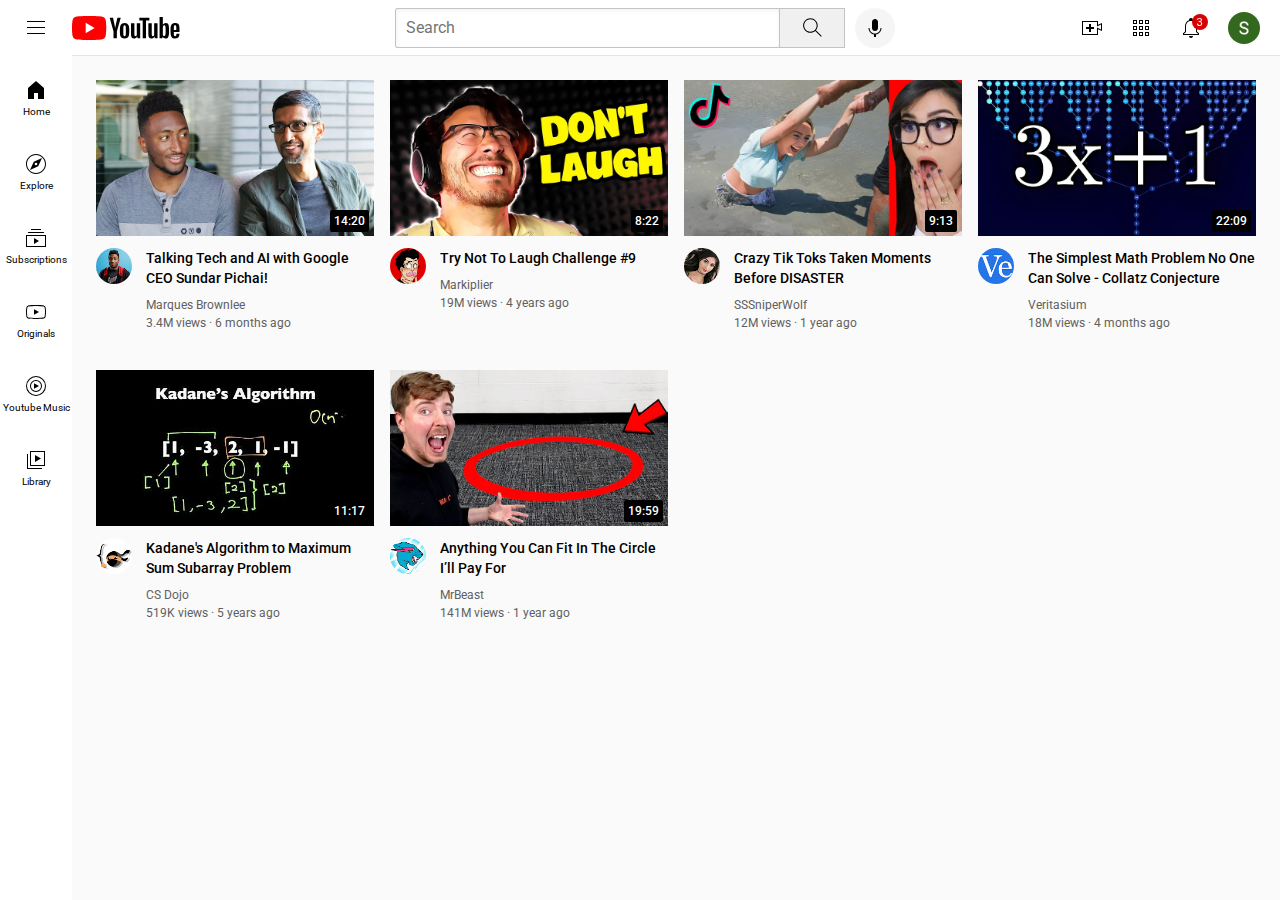
<file: index.html>
<!DOCTYPE html>
<html>
    <head>
        <title>YouTube</title>

        <link rel="preconnect" href="https://fonts.googleapis.com">
        <link rel="preconnect" href="https://fonts.gstatic.com" crossorigin>
        <link href="https://fonts.googleapis.com/css2?family=Roboto:wght@400;500;700&display=swap" rel="stylesheet">
        <link rel="stylesheet" href="styles/general.css">
        <link rel="stylesheet" href="styles/video.css">
        <link rel="stylesheet" href="styles/header.css">
        <link rel="stylesheet" href="styles/sidebar.css">

    </head>
    <body>
        <div class="header">
            <div class="left-sec">
                <img class="hamburger" src="icons/hamburger-menu.svg">
                <img class="youtube-logo" src="icons/youtube-logo.svg">
            </div>
            <div class="middle-sec">
                <input class="searchbar" type="text" placeholder="Search">
                <button class="search-button">
                    <img class="search-icon" src="icons/search.svg">
                    <div class="tooltip">Search</div>
                </button>
                <button class="voice-button">
                    <img class="voice-icon" src="icons/voice-search-icon.svg">
                    <div class="tooltip">Search with your voice</div>
                </button>
            </div>
            <div class="right-sec">
                <div class="upload-cont">
                    <img class="upload" src="icons/upload.svg">
                    <div class="tooltip">Create</div>
                </div>
                <div class="icons-cont">
                    <img class="youtube-app" src="icons/youtube-apps.svg">
                    <div class="tooltip">YouTube apps</div>
                </div>
                <div class="noti-icon">
                    <img class="notification" src="icons/notifications.svg">
                    <div class="noti-count">3</div>
                    <div class="tooltip">Notifications</div>
                </div>
                <div class="profile-cont">
                    <img class="profile-pic" src="icons/s.jpg">
                </div>
                
            </div>
            
        </div>
        
        <div class="sidebar">
            <div class="sidebar-link">
                <img src="icons/home.svg">
                <div>Home</div>
            </div>
            <div class="sidebar-link">
                <img src="icons/explore.svg">
                <div>Explore</div>
            </div>
            <div class="sidebar-link">
                <img src="icons/subscriptions.svg">
                <div>Subscriptions</div>
            </div>
            <div class="sidebar-link">
                <img src="icons/originals.svg">
                <div>Originals</div>
            </div>
            <div class="sidebar-link">
                <img src="icons/youtube-music.svg">
                <div>Youtube Music</div>
            </div>
            <div class="sidebar-link">
                <img src="icons/library.svg">
                <div>Library</div>
            </div>
        </div>

        <div class="video-grid">
            <div class="video-preview">
                <div class="thumbnail-row">
                    <a href="https://www.youtube.com/watch?v=n2RNcPRtAiY">
                        <img class="thumbnail" src="thumbnails/thumbnail-1.webp">
                    </a>
                    <div class="video-time">14:20</div>
                </div>
                <div class="video-info-grid">
                    <div class="channel-picture">
                        <a href="https://www.youtube.com/c/mkbhd">
                            <img class="profile-picture" src="channel-icon/channel-1.jpeg">
                        </a>
                    </div>
                     <div class="video-info">
                        <a href="https://www.youtube.com/watch?v=n2RNcPRtAiY">
                            <p class="video-title">
                                Talking Tech and AI with Google CEO Sundar Pichai!
                            </p>
                            
                        </a>

                        <a href="https://www.youtube.com/c/mkbhd">
                            <p class="video-author">
                                Marques Brownlee
                            </p>
                        </a>
                        
                        <p class="video-stats">
                            3.4M views &#183; 6 months ago
                        </p>
                    </div>
                    
                </div>  
            </div>
    
    
            <div class="video-preview">
                <div class="thumbnail-row">
                    <a href="https://www.youtube.com/watch?v=mP0RAo9SKZk">
                        <img class="thumbnail" src="thumbnails/thumbnail-2.webp">
                    </a>
                    <div class="video-time">8:22</div>
                </div>
                <div class="video-info-grid">
                    <div class="channel-picture">
                        <a href="https://www.youtube.com/c/markiplier">
                            <img class="profile-picture" src="channel-icon/channel-2.jpeg">
                        </a>
                        
                    </div>
                    <div class="video-info">
                        <a href="https://www.youtube.com/watch?v=mP0RAo9SKZk">
                            <p class="video-title">
                                Try Not To Laugh Challenge #9
                            </p>
                        </a>
                        <a href="https://www.youtube.com/c/markiplier">
                            <p class="video-author">
                                Markiplier
                            </p>
                        </a>
                        
                        <p class="video-stats">
                            19M views · 4 years ago
                        </p>
                    </div>
                    
                </div>  
            </div>
    
            <div class="video-preview">
                <div class="thumbnail-row">
                    <a href="https://www.youtube.com/watch?v=FgjPQQeTh1w">
                        <img class="thumbnail" src="thumbnails/thumbnail-3.webp">
                    </a>
                    
                    <div class="video-time">9:13</div>
                </div>
                <div class="video-info-grid">
                    <div class="channel-picture">
                        <a href="https://www.youtube.com/c/SSSniperWolf">
                            <img class="profile-picture" src="channel-icon/channel-3.jpeg">
                        </a>
                        
                    </div>
                     <div class="video-info">
                        <a href="https://www.youtube.com/watch?v=FgjPQQeTh1w">
                            <p class="video-title">
                                Crazy Tik Toks Taken Moments Before DISASTER
                            </p>
                        </a>
                        <a href="https://www.youtube.com/c/SSSniperWolf">
                            <p class="video-author">
                                SSSniperWolf
                            </p>
                        </a>
                        
                        <p class="video-stats">
                            12M views · 1 year ago
                        </p>
                    </div>
                    
                </div>  
            </div>
    
    
            <div class="video-preview">
                <div class="thumbnail-row">
                    <a href="https://www.youtube.com/watch?v=094y1Z2wpJg">
                        <img class="thumbnail" src="thumbnails/thumbnail-4.webp">
                    </a>
                    
                    <div class="video-time">22:09</div>
                </div>
                <div class="video-info-grid">
                    <div class="channel-picture">
                        <a href="https://www.youtube.com/c/veritasium">
                            <img class="profile-picture" src="channel-icon/channel-4.jpeg">
                        </a>
                        
                    </div>
                    <div class="video-info">
                        <a href="https://www.youtube.com/watch?v=094y1Z2wpJg">
                            <p class="video-title">
                                The Simplest Math Problem No One Can Solve - Collatz Conjecture
                            </p>
                        </a>
                        <a href="https://www.youtube.com/c/veritasium">
                            <p class="video-author">
                                Veritasium
                            </p>
                        </a>
                        
                        <p class="video-stats">
                            18M views · 4 months ago
                        </p>
                    </div>
                    
                </div>  
            </div>
    
            <div class="video-preview">
                <div class="thumbnail-row">
                    <a href="https://www.youtube.com/watch?v=86CQq3pKSUw">
                        <img class="thumbnail" src="thumbnails/thumbnail-5.webp">
                    </a>
                    
                    <div class="video-time">11:17</div>
                </div>
                <div class="video-info-grid">
                    <div class="channel-picture">
                        <a href="https://www.youtube.com/c/CSDojo">
                            <img class="profile-picture" src="channel-icon/channel-5.jpeg">
                        </a>
                        
                    </div>
                     <div class="video-info">
                        <a href="https://www.youtube.com/watch?v=86CQq3pKSUw">
                            <p class="video-title">
                                Kadane's Algorithm to Maximum Sum Subarray Problem
                            </p>
                        </a>
                        <a href="https://www.youtube.com/c/CSDojo">
                            <p class="video-author">
                                CS Dojo
                            </p>
                        </a>
                        
                        <p class="video-stats">
                            519K views · 5 years ago
                        </p>
                    </div>
                    
                </div>  
            </div>
    
    
            <div class="video-preview">
                <div class="thumbnail-row">
                    <a href="https://www.youtube.com/watch?v=yXWw0_UfSFg">
                        <img class="thumbnail" src="thumbnails/thumbnail-6.webp">
                    </a>
                    
                    <div class="video-time">19:59</div>
                </div>
                <div class="video-info-grid">
                    <div class="channel-picture">
                        <a href="https://www.youtube.com/c/MrBeast6000">
                            <img class="profile-picture" src="channel-icon/channel-6.jpeg">
                        </a>
                        
                    </div>
                    <div class="video-info">
                        <a href="https://www.youtube.com/watch?v=yXWw0_UfSFg">
                            <p class="video-title">
                                Anything You Can Fit In The Circle I’ll Pay For
                            </p>
                        </a>
                        <a href="https://www.youtube.com/c/MrBeast6000">
                            <p class="video-author">
                                MrBeast
                            </p>
                        </a>
                        
                        
                        <p class="video-stats">
                            141M views · 1 year ago
                        </p>
                    </div>
                    
                </div>  
            </div>
        </div>
        

        
    </body>
</html>
</file>
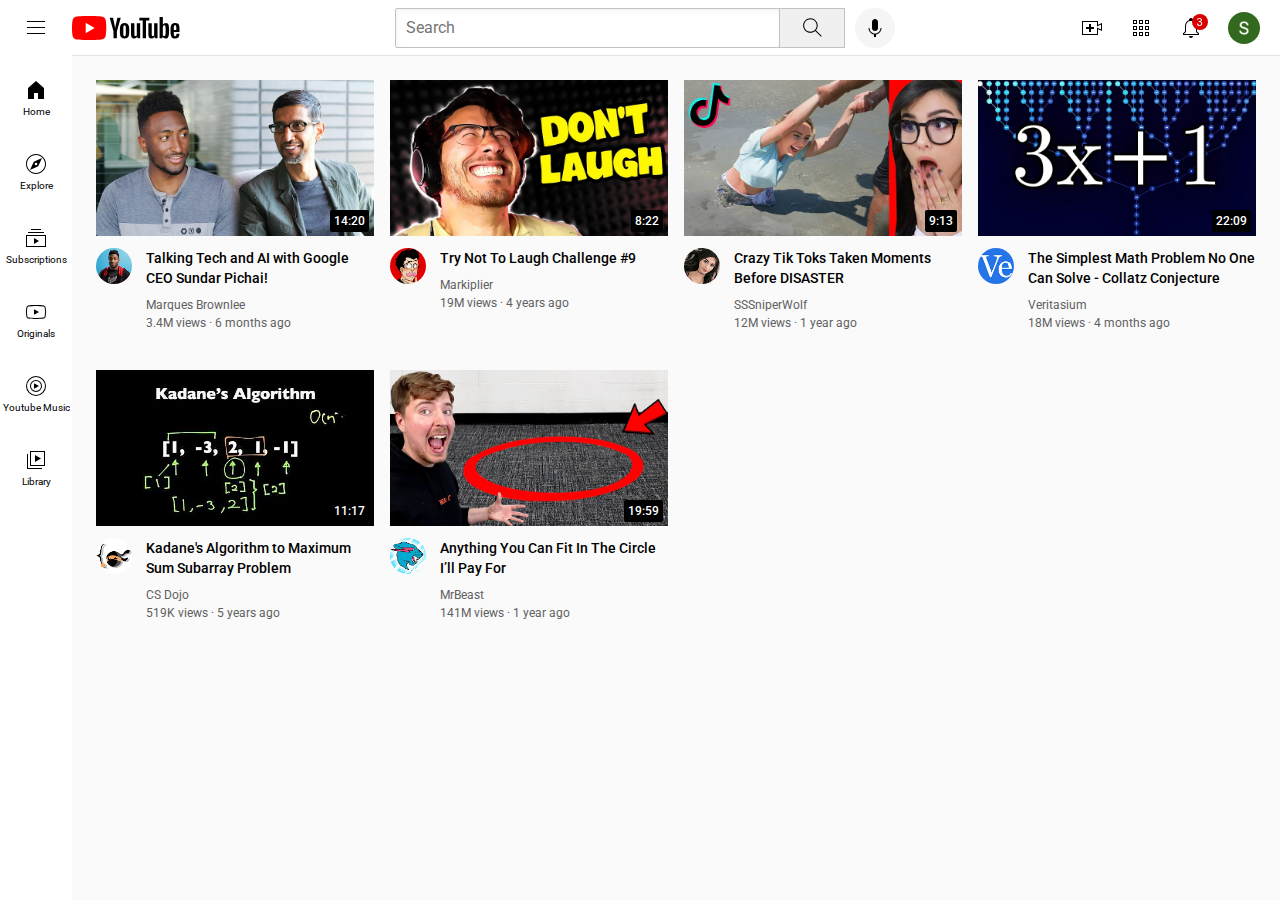
<file: youtube.html>
<!DOCTYPE html>
<html>
    <head>
        <title>YouTube</title>

        <link rel="preconnect" href="https://fonts.googleapis.com">
        <link rel="preconnect" href="https://fonts.gstatic.com" crossorigin>
        <link href="https://fonts.googleapis.com/css2?family=Roboto:wght@400;500;700&display=swap" rel="stylesheet">
        <link rel="stylesheet" href="styles/general.css">
        <link rel="stylesheet" href="styles/video.css">
        <link rel="stylesheet" href="styles/header.css">
        <link rel="stylesheet" href="styles/sidebar.css">

    </head>
    <body>
        <div class="header">
            <div class="left-sec">
                <img class="hamburger" src="icons/hamburger-menu.svg">
                <img class="youtube-logo" src="icons/youtube-logo.svg">
            </div>
            <div class="middle-sec">
                <input class="searchbar" type="text" placeholder="Search">
                <button class="search-button">
                    <img class="search-icon" src="icons/search.svg">
                    <div class="tooltip">Search</div>
                </button>
                <button class="voice-button">
                    <img class="voice-icon" src="icons/voice-search-icon.svg">
                    <div class="tooltip">Search with your voice</div>
                </button>
            </div>
            <div class="right-sec">
                <div class="upload-cont">
                    <img class="upload" src="icons/upload.svg">
                    <div class="tooltip">Create</div>
                </div>
                <div class="icons-cont">
                    <img class="youtube-app" src="icons/youtube-apps.svg">
                    <div class="tooltip">YouTube apps</div>
                </div>
                <div class="noti-icon">
                    <img class="notification" src="icons/notifications.svg">
                    <div class="noti-count">3</div>
                    <div class="tooltip">Notifications</div>
                </div>
                <div class="profile-cont">
                    <img class="profile-pic" src="icons/s.jpg">
                </div>
                
            </div>
            
        </div>
        
        <div class="sidebar">
            <div class="sidebar-link">
                <img src="icons/home.svg">
                <div>Home</div>
            </div>
            <div class="sidebar-link">
                <img src="icons/explore.svg">
                <div>Explore</div>
            </div>
            <div class="sidebar-link">
                <img src="icons/subscriptions.svg">
                <div>Subscriptions</div>
            </div>
            <div class="sidebar-link">
                <img src="icons/originals.svg">
                <div>Originals</div>
            </div>
            <div class="sidebar-link">
                <img src="icons/youtube-music.svg">
                <div>Youtube Music</div>
            </div>
            <div class="sidebar-link">
                <img src="icons/library.svg">
                <div>Library</div>
            </div>
        </div>

        <div class="video-grid">
            <div class="video-preview">
                <div class="thumbnail-row">
                    <a href="https://www.youtube.com/watch?v=n2RNcPRtAiY">
                        <img class="thumbnail" src="thumbnails/thumbnail-1.webp">
                    </a>
                    <div class="video-time">14:20</div>
                </div>
                <div class="video-info-grid">
                    <div class="channel-picture">
                        <a href="https://www.youtube.com/c/mkbhd">
                            <img class="profile-picture" src="channel-icon/channel-1.jpeg">
                        </a>
                    </div>
                     <div class="video-info">
                        <a href="https://www.youtube.com/watch?v=n2RNcPRtAiY">
                            <p class="video-title">
                                Talking Tech and AI with Google CEO Sundar Pichai!
                            </p>
                            
                        </a>

                        <a href="https://www.youtube.com/c/mkbhd">
                            <p class="video-author">
                                Marques Brownlee
                            </p>
                        </a>
                        
                        <p class="video-stats">
                            3.4M views &#183; 6 months ago
                        </p>
                    </div>
                    
                </div>  
            </div>
    
    
            <div class="video-preview">
                <div class="thumbnail-row">
                    <a href="https://www.youtube.com/watch?v=mP0RAo9SKZk">
                        <img class="thumbnail" src="thumbnails/thumbnail-2.webp">
                    </a>
                    <div class="video-time">8:22</div>
                </div>
                <div class="video-info-grid">
                    <div class="channel-picture">
                        <a href="https://www.youtube.com/c/markiplier">
                            <img class="profile-picture" src="channel-icon/channel-2.jpeg">
                        </a>
                        
                    </div>
                    <div class="video-info">
                        <a href="https://www.youtube.com/watch?v=mP0RAo9SKZk">
                            <p class="video-title">
                                Try Not To Laugh Challenge #9
                            </p>
                        </a>
                        <a href="https://www.youtube.com/c/markiplier">
                            <p class="video-author">
                                Markiplier
                            </p>
                        </a>
                        
                        <p class="video-stats">
                            19M views · 4 years ago
                        </p>
                    </div>
                    
                </div>  
            </div>
    
            <div class="video-preview">
                <div class="thumbnail-row">
                    <a href="https://www.youtube.com/watch?v=FgjPQQeTh1w">
                        <img class="thumbnail" src="thumbnails/thumbnail-3.webp">
                    </a>
                    
                    <div class="video-time">9:13</div>
                </div>
                <div class="video-info-grid">
                    <div class="channel-picture">
                        <a href="https://www.youtube.com/c/SSSniperWolf">
                            <img class="profile-picture" src="channel-icon/channel-3.jpeg">
                        </a>
                        
                    </div>
                     <div class="video-info">
                        <a href="https://www.youtube.com/watch?v=FgjPQQeTh1w">
                            <p class="video-title">
                                Crazy Tik Toks Taken Moments Before DISASTER
                            </p>
                        </a>
                        <a href="https://www.youtube.com/c/SSSniperWolf">
                            <p class="video-author">
                                SSSniperWolf
                            </p>
                        </a>
                        
                        <p class="video-stats">
                            12M views · 1 year ago
                        </p>
                    </div>
                    
                </div>  
            </div>
    
    
            <div class="video-preview">
                <div class="thumbnail-row">
                    <a href="https://www.youtube.com/watch?v=094y1Z2wpJg">
                        <img class="thumbnail" src="thumbnails/thumbnail-4.webp">
                    </a>
                    
                    <div class="video-time">22:09</div>
                </div>
                <div class="video-info-grid">
                    <div class="channel-picture">
                        <a href="https://www.youtube.com/c/veritasium">
                            <img class="profile-picture" src="channel-icon/channel-4.jpeg">
                        </a>
                        
                    </div>
                    <div class="video-info">
                        <a href="https://www.youtube.com/watch?v=094y1Z2wpJg">
                            <p class="video-title">
                                The Simplest Math Problem No One Can Solve - Collatz Conjecture
                            </p>
                        </a>
                        <a href="https://www.youtube.com/c/veritasium">
                            <p class="video-author">
                                Veritasium
                            </p>
                        </a>
                        
                        <p class="video-stats">
                            18M views · 4 months ago
                        </p>
                    </div>
                    
                </div>  
            </div>
    
            <div class="video-preview">
                <div class="thumbnail-row">
                    <a href="https://www.youtube.com/watch?v=86CQq3pKSUw">
                        <img class="thumbnail" src="thumbnails/thumbnail-5.webp">
                    </a>
                    
                    <div class="video-time">11:17</div>
                </div>
                <div class="video-info-grid">
                    <div class="channel-picture">
                        <a href="https://www.youtube.com/c/CSDojo">
                            <img class="profile-picture" src="channel-icon/channel-5.jpeg">
                        </a>
                        
                    </div>
                     <div class="video-info">
                        <a href="https://www.youtube.com/watch?v=86CQq3pKSUw">
                            <p class="video-title">
                                Kadane's Algorithm to Maximum Sum Subarray Problem
                            </p>
                        </a>
                        <a href="https://www.youtube.com/c/CSDojo">
                            <p class="video-author">
                                CS Dojo
                            </p>
                        </a>
                        
                        <p class="video-stats">
                            519K views · 5 years ago
                        </p>
                    </div>
                    
                </div>  
            </div>
    
    
            <div class="video-preview">
                <div class="thumbnail-row">
                    <a href="https://www.youtube.com/watch?v=yXWw0_UfSFg">
                        <img class="thumbnail" src="thumbnails/thumbnail-6.webp">
                    </a>
                    
                    <div class="video-time">19:59</div>
                </div>
                <div class="video-info-grid">
                    <div class="channel-picture">
                        <a href="https://www.youtube.com/c/MrBeast6000">
                            <img class="profile-picture" src="channel-icon/channel-6.jpeg">
                        </a>
                        
                    </div>
                    <div class="video-info">
                        <a href="https://www.youtube.com/watch?v=yXWw0_UfSFg">
                            <p class="video-title">
                                Anything You Can Fit In The Circle I’ll Pay For
                            </p>
                        </a>
                        <a href="https://www.youtube.com/c/MrBeast6000">
                            <p class="video-author">
                                MrBeast
                            </p>
                        </a>
                        
                        
                        <p class="video-stats">
                            141M views · 1 year ago
                        </p>
                    </div>
                    
                </div>  
            </div>
        </div>
        

        
    </body>
</html>
</file>
<file: styles/general.css>
p{
    font-family: Roboto,arial;
    margin-top: 0;
    margin-bottom: 0;
}
body{
    margin: 0;
    padding-top: 80px;
    padding-left: 96px;
    padding-right: 24px;
    background-color: rgb(250, 250, 250);
}
</file>
<file: styles/video.css>
a{
    color: black;
    text-decoration: none;
}

.video-grid{
    font-family: roboto,arial;
    display: grid;
    column-gap: 16px;
    row-gap: 40px;
}

@media(min-width: 500px) and (max-width:799px){
    .video-grid{
        grid-template-columns: 1fr 1fr ;
    }
    
}

@media(min-width: 800px) and (max-width:999px){
    .video-grid{
        grid-template-columns: 1fr 1fr 1fr;
    }
    
}



@media (min-width: 1000px){
    .video-grid{
        grid-template-columns: 1fr 1fr 1fr 1fr;
    }
}


.thumbnail-row{
    margin-bottom: 8px;
    position: relative;
}

.thumbnail{
    width: 100%;
}

.video-info-grid{
    display: grid;
    grid-template-columns: 50px 1fr;
}



.profile-picture{
    border-radius: 50px;
    width: 36px;
}



.video-title{
    margin-top: 0;
    font-size: 14px;
    font-weight: 500;
    line-height: 20px;
    margin-bottom:10px;
}

.video-author,.video-stats{
    font-size: 12px;
    color:rgb(96, 96, 96) ;
}

.video-author{
    margin-bottom: 4px;

}


.video-time{
    padding: 4px;
    background-color: black;
    color: white;
    position: absolute;
    bottom: 8px;
    right: 5px;
    font-family: roboto,arial;
    font-size: 12px;
    font-weight: 500;
    border-radius: 2px;
}
</file>
<file: styles/header.css>
.header{
    height: 55px;
    display: flex;
    flex-direction: row;
    justify-content: space-between;

    position: fixed;
    top: 0;
    left: 0;
    right: 0;
    background-color: white;

    border-bottom-width: 1px;
    border-bottom-style: solid;
    border-bottom-color: rgb(228,228,228);
    z-index: 100;
}

.left-sec{
    align-items: center;
    display: flex;
}

.hamburger{
    height: 24px;
    margin-left: 24px;
    margin-right: 24px;
    cursor: pointer;
}

.youtube-logo{
    height: 24px;
    cursor: pointer;
}

.middle-sec{
    margin-left: 70px;
    flex: 1;
    margin-right: 40px;
    max-width: 500px;
    display: flex;
    align-items: center;
}

.searchbar{
    flex: 1;
    height: 36px;
    padding-left: 10px;
    font-size: 16px;
    border-width: 1px;
    border-style: solid;
    border-color: rgb(195, 195, 195);
    border-radius: 2px;
    box-shadow: inset 1px 2px 5px rgba(0,0,0,0.05);
    width: 0;

}

.searchbar::placeholder{
    font-family: roboto,arial;
    font-size: 16px;
}

.search-button{
    height: 40px;
    width: 66px;
    background-color: rgb(240, 240, 240);
    border-width: 1px;
    border-style: solid;
    border-color: rgb(195, 195, 195);
    margin-left: -1px;
    margin-right: 10px;
    position: relative;
    transition: opacity 0.15s;
}

.search-button,
.voice-button,
.upload-cont,
.icons-cont,
.noti-icon,
.profile-cont{
    position: relative;
    display: flex;
    justify-content: center;
    align-items: center;
    cursor: pointer;
}

.search-button .tooltip,
.voice-button .tooltip,
.upload-cont .tooltip,
.icons-cont .tooltip,
.noti-icon .tooltip{
    position: absolute;
    background-color: gray;
    color: white;
    padding-top: 4px;
    padding-bottom: 4px;
    padding-left: 8px;
    padding-right: 8px;
    border-radius: 2px;
    font-size: 12px;
    font-family: Roboto,arial;
    bottom: -38px;
    opacity: 0;
    pointer-events: none;
    white-space: nowrap;
}

.search-button:hover .tooltip,
.voice-button:hover .tooltip,
.upload-cont:hover .tooltip,
.icons-cont:hover .tooltip,
.noti-icon:hover .tooltip{
    opacity: 1;
}

.search-icon{
    height: 25px;
}

.voice-button{
    height: 40px;
    width: 40px;
    border-radius: 20px;
    border: none;
    background-color: rgb(245, 245, 245);
}

.voice-icon{
    height: 24px;
    
}

.right-sec{
    width: 180px;
    display: flex;
    align-items: center;
    justify-content: space-between;
    margin-right: 20px;
    flex-shrink: 0;
}

.profile-pic{
    height: 32px;
    border-radius: 16px;
}

.notification{
    height: 24px;
}

.youtube-app{
    height: 24px;
}

.upload{
    height: 24px;
}

.noti-icon{
    position: relative;
}

.noti-count{
    position: absolute;
    top: -2px;
    right: -5px;
    background-color: rgb(216, 0, 0);
    color: white;
    font-family: Robota,arial;
    padding-left: 5px;
    padding-right: 5px;
    padding-top: 2px;
    padding-bottom: 2px;
    font-size: 11px;
    
    border-radius: 10px;
    font-weight: 500;
}
</file>
<file: styles/sidebar.css>
.sidebar{
    position: fixed;
    left: 0;
    bottom: 0;
    top: 55px;
    background-color: white;
    width: 72px;
    z-index: 200;
    padding-top: 5px;
}

.sidebar-link{
    height: 74px;
    display: flex;
    justify-content: center;
    align-items: center;
    flex-direction: column;
    cursor: pointer;
}

.sidebar-link:hover{
    background-color: rgb(241, 241, 241);

}

.sidebar-link img{
    height: 24px;
    margin-bottom: 4px;
}

.sidebar-link div{
    font-family: roboto,arial;
    font-size: 10px;

}
</file>
